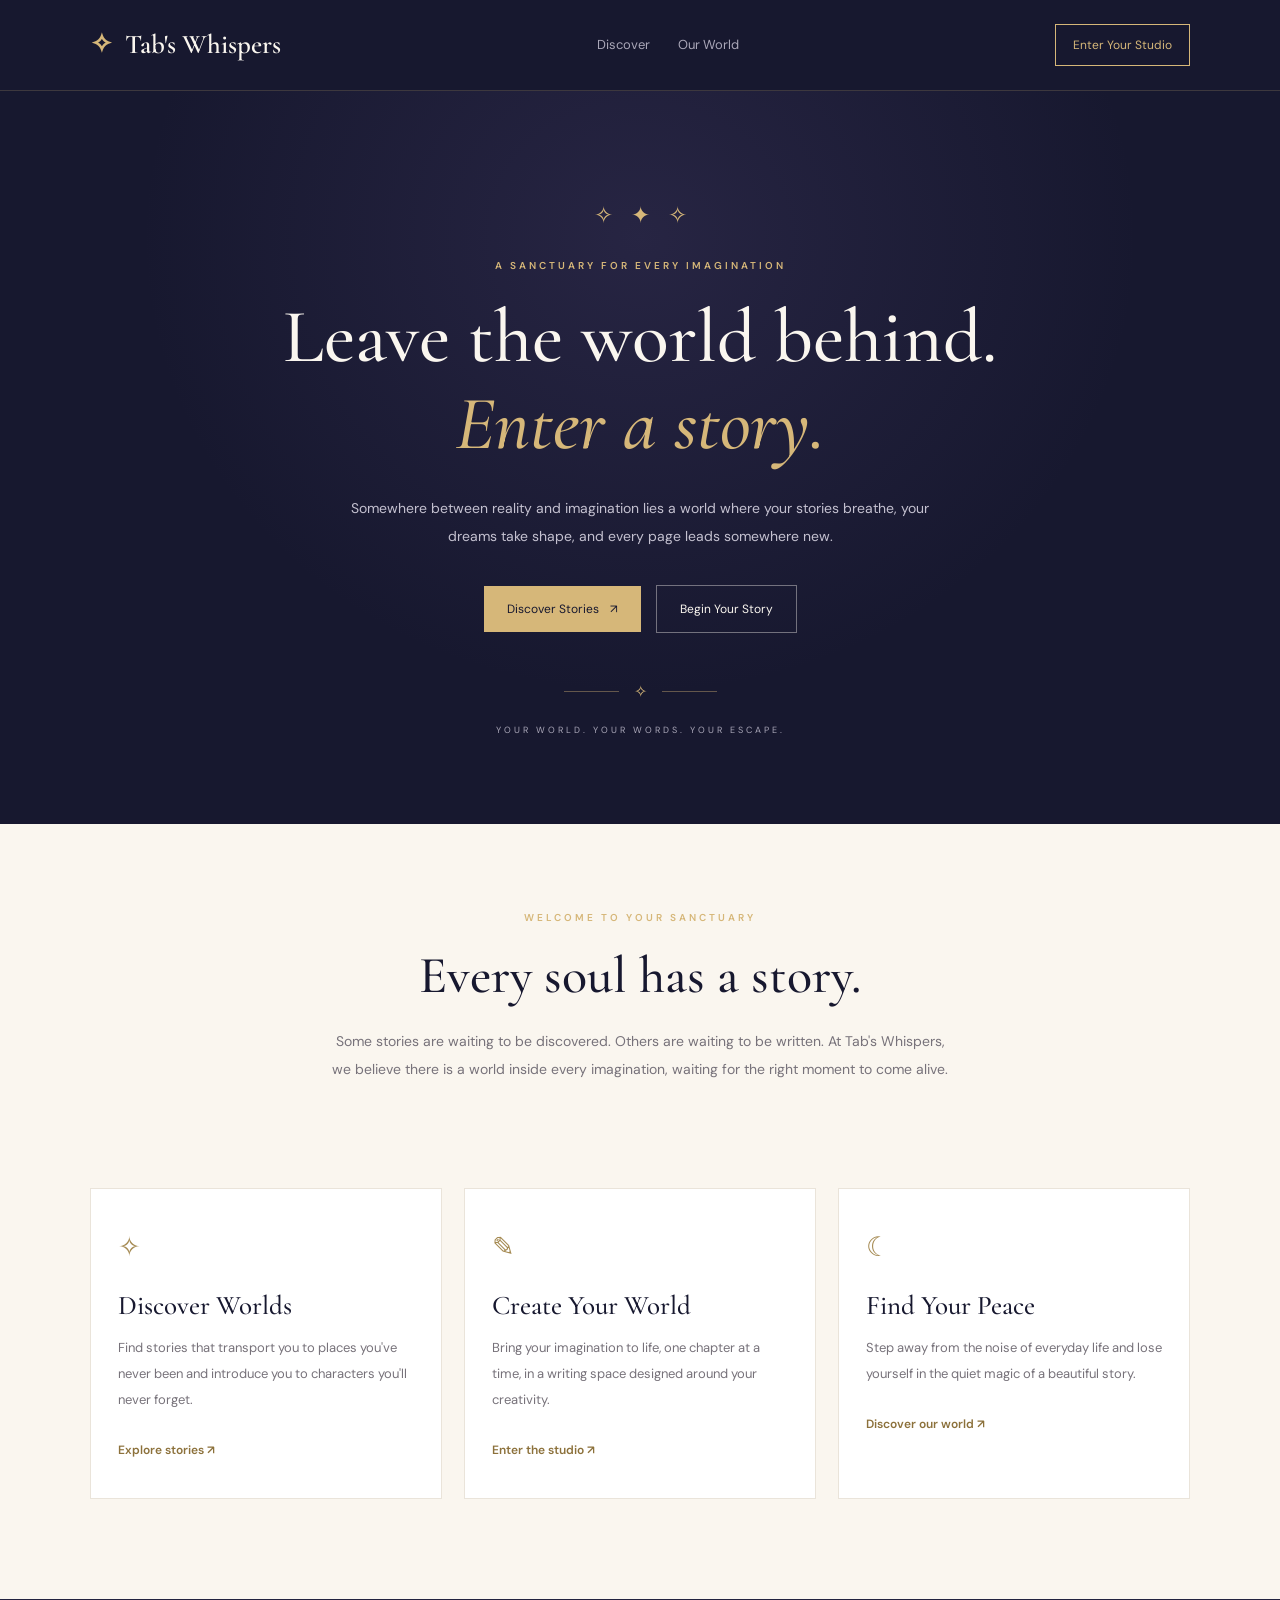
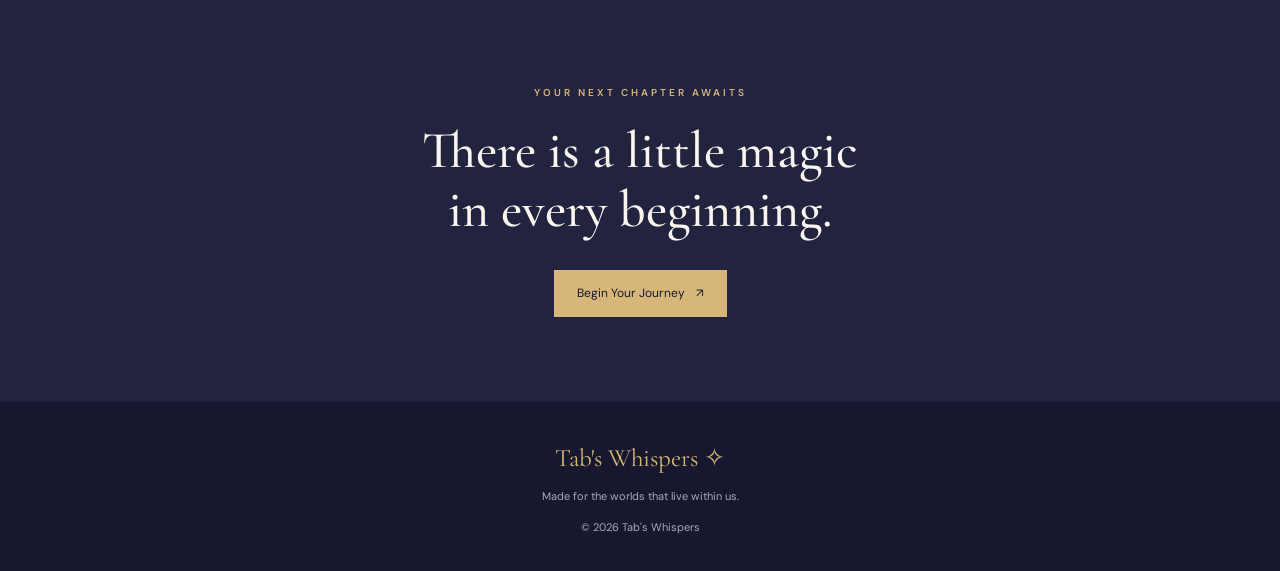
<file: index.html>
<!DOCTYPE html>
<html lang="en">
<head>
    <meta charset="UTF-8">
    <meta name="viewport" content="width=device-width, initial-scale=1.0">

    <title>Tab's Whispers | A World Beyond the Pages</title>

    <meta name="description"
          content="Enter a peaceful literary world. Discover beautiful stories, create your own worlds, and find your sanctuary in words.">

    <link rel="stylesheet" href="style.css">

    <link href="https://fonts.googleapis.com/css2?family=Cormorant+Garamond:wght@400;500;600;700&family=DM+Sans:wght@400;500;600&display=swap" rel="stylesheet">
</head>

<body>

    <header class="navbar">
        <a href="#" class="brand">
            <span class="brand-star">✧</span>
            <span>Tab's Whispers</span>
        </a>

        <nav class="nav-links">
            <a href="#discover">Discover</a>
            <a href="#about">Our World</a>
        </nav>

        <a href="#studio" class="nav-button">Enter Your Studio</a>
    </header>

    <main>

        <section class="hero">

            <div class="hero-stars">✧ &nbsp; ✦ &nbsp; ✧</div>

            <p class="eyebrow">A SANCTUARY FOR EVERY IMAGINATION</p>

            <h1>
                Leave the world behind.<br>
                <span>Enter a story.</span>
            </h1>

            <p class="hero-description">
                Somewhere between reality and imagination lies a world
                where your stories breathe, your dreams take shape,
                and every page leads somewhere new.
            </p>

            <div class="hero-buttons">
                <a href="#discover" class="button-primary">
                    Discover Stories <span>↗</span>
                </a>

                <a href="#studio" class="button-secondary">
                    Begin Your Story
                </a>
            </div>

            <div class="hero-divider">
                <span></span>
                <span class="divider-star">✧</span>
                <span></span>
            </div>

            <p class="hero-note">
                YOUR WORLD. YOUR WORDS. YOUR ESCAPE.
            </p>

        </section>

        <section class="welcome-section" id="about">

            <p class="eyebrow">WELCOME TO YOUR SANCTUARY</p>

            <h2>Every soul has a story.</h2>

            <p>
                Some stories are waiting to be discovered.
                Others are waiting to be written.

                At Tab's Whispers, we believe there is a world
                inside every imagination, waiting for the right
                moment to come alive.
            </p>

        </section>

        <section class="features" id="discover">

            <article class="feature-card">
                <div class="feature-icon">✧</div>
                <h3>Discover Worlds</h3>
                <p>
                    Find stories that transport you to places
                    you've never been and introduce you to
                    characters you'll never forget.
                </p>
                <a href="#discover">Explore stories ↗</a>
            </article>

            <article class="feature-card" id="studio">
                <div class="feature-icon">✎</div>
                <h3>Create Your World</h3>
                <p>
                    Bring your imagination to life, one chapter
                    at a time, in a writing space designed
                    around your creativity.
                </p>
                <a href="#studio">Enter the studio ↗</a>
            </article>

            <article class="feature-card">
                <div class="feature-icon">☾</div>
                <h3>Find Your Peace</h3>
                <p>
                    Step away from the noise of everyday life
                    and lose yourself in the quiet magic
                    of a beautiful story.
                </p>
                <a href="#about">Discover our world ↗</a>
            </article>

        </section>

        <section class="closing-section">
            <p class="eyebrow">YOUR NEXT CHAPTER AWAITS</p>

            <h2>There is a little magic<br>in every beginning.</h2>

            <a href="#studio" class="button-primary">
                Begin Your Journey <span>↗</span>
            </a>
        </section>

    </main>

    <footer>
        <a href="#" class="footer-brand">Tab's Whispers ✧</a>

        <p>Made for the worlds that live within us.</p>

        <span>© 2026 Tab's Whispers</span>
    </footer>

</body>
</html>
</file>
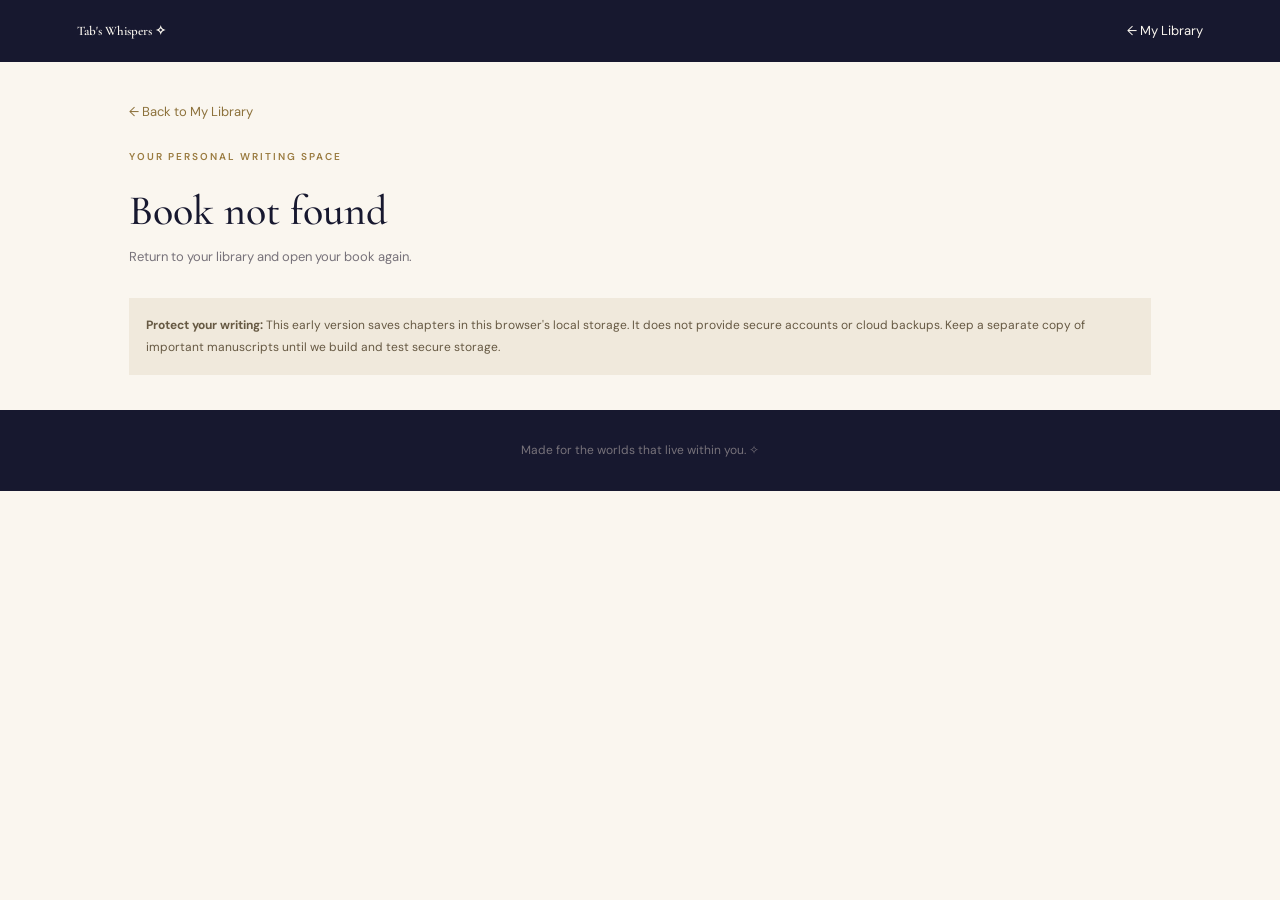
<file: editor.html>
<!DOCTYPE html>
<html lang="en">
<head>
    <meta charset="UTF-8">
    <meta name="viewport" content="width=device-width, initial-scale=1.0">
    <title>Writing Editor | Tab's Whispers</title>
    <link rel="stylesheet" href="style.css">

    <link href="https://fonts.googleapis.com/css2?family=Cormorant+Garamond:wght@400;500;600;700&family=DM+Sans:wght@400;500;600&display=swap" rel="stylesheet">

    <style>
        body {
            background: #FAF6EF;
        }

        .editor-header {
            background: #17182F;
            color: #FAF6EF;
            padding: 20px 6%;
            display: flex;
            align-items: center;
            justify-content: space-between;
            gap: 15px;
            flex-wrap: wrap;
        }

        .editor-brand {
            font: 600 25px 'Cormorant Garamond', serif;
            color: #D6B779;
        }

        .editor-header a {
            color: #FAF6EF;
            text-decoration: none;
            font-size: 13px;
        }

        .editor-layout {
            max-width: 1150px;
            margin: auto;
            padding: 35px 5%;
        }

        .back-link {
            display: inline-block;
            color: #8C713B;
            font-size: 13px;
            margin-bottom: 25px;
            text-decoration: none;
        }

        .book-heading {
            margin-bottom: 30px;
        }

        .book-heading .eyebrow {
            color: #9A7B40;
            letter-spacing: 2px;
            font-size: 10px;
        }

        .book-heading h1 {
            color: #17182F;
            font: 500 42px 'Cormorant Garamond', serif;
            margin: 10px 0;
            overflow-wrap: anywhere;
        }

        .book-heading p {
            color: #77727A;
            font-size: 13px;
        }

        .editor-columns {
            display: grid;
            grid-template-columns: 250px minmax(0, 1fr);
            gap: 22px;
            align-items: start;
        }

        .chapter-panel,
        .writing-panel {
            background: #FFFFFF;
            border: 1px solid #EAE4DA;
        }

        .chapter-panel {
            padding: 20px;
        }

        .chapter-panel h2 {
            font: 500 25px 'Cormorant Garamond', serif;
            color: #17182F;
            margin-bottom: 15px;
        }

        .new-chapter-button,
        .save-button {
            background: #17182F;
            color: #D6B779;
            border: 1px solid #17182F;
            padding: 12px 15px;
            font: inherit;
            font-size: 12px;
            cursor: pointer;
        }
        .editor-actions {
    display: flex;
    gap: 8px;
    flex-wrap: wrap;
}

.editor-actions button {
    padding: 12px;
}

@media (max-width: 480px) {
    .editor-actions {
        width: 100%;
    }

    .editor-actions button {
        flex: 1;
    }
}

        .new-chapter-button {
            width: 100%;
            margin-bottom: 18px;
        }
        .chapter-management {
    display: flex;
    gap: 8px;
    margin-bottom: 18px;
}

.chapter-management button {
    flex: 1;
    padding: 9px 5px;
    background: #FAF6EF;
    border: 1px solid #D6B779;
    color: #6D562C;
    font-size: 12px;
    cursor: pointer;
}

        .chapter-item {
            display: block;
            width: 100%;
            text-align: left;
            background: #FAF6EF;
            border: 1px solid transparent;
            padding: 13px 10px;
            margin-bottom: 8px;
            color: #353440;
            cursor: pointer;
            overflow-wrap: anywhere;
        }

        .chapter-item.active {
            border-color: #D6B779;
            background: #F4EDDF;
        }

        .chapter-item small {
            display: block;
            color: #8C713B;
            margin-top: 4px;
        }

        .empty-chapters {
            color: #77727A;
            font-size: 12px;
            line-height: 1.8;
        }

        .writing-panel {
            padding: 25px;
        }

        .field-label {
            display: block;
            color: #8C713B;
            font-size: 10px;
            font-weight: 600;
            letter-spacing: 1.5px;
            margin: 12px 0 8px;
        }

        .writing-panel input,
        .writing-panel textarea {
            width: 100%;
            border: 1px solid #EAE4DA;
            background: #FFFEFC;
            color: #353440;
            padding: 13px;
            font: inherit;
            border-radius: 0;
        }

        .writing-panel input:focus,
        .writing-panel textarea:focus {
            outline: 1px solid #B39454;
        }

        #chapterTitle {
            font: 500 25px 'Cormorant Garamond', serif;
        }

        #chapterContent {
    min-height: 55vh;
    margin-top: 5px;
    padding: 20px;
    line-height: 2;
    font-size: 16px;
    resize: vertical;
}

.writing-stats {
    display: flex;
    justify-content: space-between;
    gap: 12px;
    flex-wrap: wrap;
    margin-top: 10px;
    color: #77727A;
    font-size: 12px;
}

        .editor-toolbar {
            display: flex;
            justify-content: space-between;
            align-items: center;
            gap: 12px;
            flex-wrap: wrap;
            margin-top: 18px;
        }

        #saveStatus {
            font-size: 12px;
            color: #77727A;
        }

        .editor-note {
            background: #F0E9DC;
            color: #665943;
            padding: 17px;
            margin-top: 25px;
            font-size: 12px;
            line-height: 1.8;
        }

        .editor-footer {
            text-align: center;
            color: #77727A;
            font-size: 12px;
            padding: 30px 6%;
        }

        @media (max-width: 700px) {
            .editor-columns {
                grid-template-columns: 1fr;
            }

            .book-heading h1 {
                font-size: 35px;
            }

            .writing-panel {
                padding: 17px;
            }

            #chapterContent {
                min-height: 300px;
            }
        }
    </style>
</head>

<body>

<header class="editor-header">
    <a href="index.html" class="editor-brand">Tab's Whispers ✧</a>
    <a href="studio.html">← My Library</a>
</header>

<main class="editor-layout">

    <a href="studio.html" class="back-link">← Back to My Library</a>

    <section class="book-heading">
        <p class="eyebrow">YOUR PERSONAL WRITING SPACE</p>
        <h1 id="bookTitle">Opening your book...</h1>
        <p id="bookGenre"></p>
    </section>

    <div class="editor-columns">

        <aside class="chapter-panel">
            <h2>My Chapters</h2>

            <button class="new-chapter-button" onclick="createChapter()">
    + New Chapter
</button>

<div class="chapter-management">
    <button type="button" onclick="renameCurrentChapter()">✎ Rename</button>
    <button type="button" onclick="deleteCurrentChapter()">🗑 Delete</button>
</div>

<div id="chapterList"></div>
        </aside>

        <section class="writing-panel">

            <label class="field-label" for="chapterTitle">
                CHAPTER TITLE
            </label>

            <input
                id="chapterTitle"
                type="text"
                placeholder="Give this chapter a title..."
            >

            <label class="field-label" for="chapterContent">
                YOUR STORY
            </label>

            <textarea
                id="chapterContent"
                placeholder="Take a breath. Let your imagination speak...

Begin writing your story here."
            ></textarea>
            
            <div class="writing-stats">
    <span id="wordCount">0 words</span>
    <span id="characterCount">0 characters</span>
</div>

            <div class="editor-toolbar">
                <span id="saveStatus">Ready to write</span>

                <div class="editor-toolbar">
    <span id="saveStatus">Ready to write</span>

    <div class="editor-actions">
        <button class="save-button" onclick="saveChapter()">
            Save Chapter
        </button>

        <button class="save-button" onclick="exportManuscript()">
            Download Book
        </button>
    </div>
</div>

        </section>

    </div>

    <div class="editor-note">
        <strong>Protect your writing:</strong>
        This early version saves chapters in this browser's local storage.
        It does not provide secure accounts or cloud backups.
        Keep a separate copy of important manuscripts until we build
        and test secure storage.
    </div>

</main>

<footer class="editor-footer">
    Made for the worlds that live within you. ✧
</footer>

<script>
    const STORAGE_KEY = "tabsWhispersBooks";

    const params = new URLSearchParams(window.location.search);
    const bookId = params.get("book");

    let books = [];
    let currentBook = null;
    let activeChapterId = null;
    let editingChapterId = null;
    let editorTimer = null;

    const titleInput = document.getElementById("chapterTitle");
    const contentInput = document.getElementById("chapterContent");
    const saveStatus = document.getElementById("saveStatus");
    const wordCount = document.getElementById("wordCount");
const characterCount = document.getElementById("characterCount");

function updateWritingStats() {
    const text = contentInput.value.trim();

    const words = text ? text.split(/\s+/).length : 0;
    const characters = contentInput.value.length;

    wordCount.textContent = words + (words === 1 ? " word" : " words");

    characterCount.textContent =
        characters + (characters === 1 ? " character" : " characters");
}

    function loadBooks() {
        try {
            const saved = JSON.parse(
                localStorage.getItem(STORAGE_KEY) || "[]"
            );

            books = Array.isArray(saved) ? saved : [];
        } catch (error) {
            books = [];
        }

        currentBook = books.find(function(book) {
            return book.id === bookId;
        }) || null;

        if (!currentBook) {
            document.getElementById("bookTitle").textContent =
                "Book not found";

            document.getElementById("bookGenre").textContent =
                "Return to your library and open your book again.";

            document.querySelector(".editor-columns").style.display = "none";
            return false;
        }

        if (!Array.isArray(currentBook.chapters)) {
            currentBook.chapters = [];
        }

        document.getElementById("bookTitle").textContent =
            currentBook.title;

        document.getElementById("bookGenre").textContent =
            currentBook.genre || "Uncategorised";

        return true;
    }

    function persistBooks() {
        try {
            localStorage.setItem(STORAGE_KEY, JSON.stringify(books));
            return true;
        } catch (error) {
            alert(
                "Your browser could not save your changes. " +
                "Please copy your chapter somewhere safe."
            );
            return false;
        }
    }

    function createChapter() {
        if (!currentBook) return;

        const previousChapterId = activeChapterId;

        const chapter = {
            id: Date.now().toString() + Math.random().toString(16).slice(2),
            title: "Untitled Chapter",
            content: "",
            updated: new Date().toLocaleString()
        };

        currentBook.chapters.push(chapter);

        if (!persistBooks()) {
            currentBook.chapters.pop();
            activeChapterId = previousChapterId;
            return;
        }

        activeChapterId = chapter.id;
        renderChapters();
        openChapter(chapter.id);
        titleInput.focus();
        titleInput.select();
    }

    function renderChapters() {
        const list = document.getElementById("chapterList");
        list.replaceChildren();

        if (!currentBook || currentBook.chapters.length === 0) {
            const message = document.createElement("p");
            message.className = "empty-chapters";
            message.textContent =
                "Your chapters will appear here. Create your first chapter to begin.";
            list.appendChild(message);
            return;
        }

        currentBook.chapters.forEach(function(chapter, index) {
            const button = document.createElement("button");
            button.className = "chapter-item";

            if (chapter.id === activeChapterId) {
                button.classList.add("active");
            }

            const name = document.createElement("span");
            name.textContent = chapter.title || "Untitled Chapter";

            const number = document.createElement("small");
            number.textContent = "Chapter " + (index + 1);

            button.append(name, number);

            button.onclick = function() {
                openChapter(chapter.id);
            };

            list.appendChild(button);
        });
    }

    function openChapter(id) {
        if (!currentBook) return;

        const chapter = currentBook.chapters.find(function(item) {
            return item.id === id;
        });

        if (!chapter) return;

        clearTimeout(editorTimer);

        activeChapterId = id;
        editingChapterId = id;

        titleInput.value = chapter.title || "";
        contentInput.value = chapter.content || "";

        updateWritingStats();
saveStatus.textContent = "Saved chapter loaded.";
renderChapters();
    }
    function renameCurrentChapter() {
    if (!currentBook || !activeChapterId) {
        alert("Please select a chapter first.");
        return;
    }

    const chapter = currentBook.chapters.find(
        item => item.id === activeChapterId
    );

    if (!chapter) return;

    const newTitle = prompt(
        "Enter the new chapter title:",
        chapter.title
    );

    if (newTitle === null || !newTitle.trim()) return;

    const oldTitle = chapter.title;
    const oldUpdated = chapter.updated;

    chapter.title = newTitle.trim();
    chapter.updated = new Date().toLocaleString();

    if (!persistBooks()) {
        chapter.title = oldTitle;
        chapter.updated = oldUpdated;
        return;
    }

    titleInput.value = chapter.title;
    saveStatus.textContent =
        "✓ Chapter renamed at " + new Date().toLocaleString();

    renderChapters();
}

function deleteCurrentChapter() {
    if (!currentBook || !activeChapterId) {
        alert("Please select a chapter first.");
        return;
    }

    const chapter = currentBook.chapters.find(
        item => item.id === activeChapterId
    );

    if (!chapter) return;

    const confirmed = confirm(
        'Are you sure you want to delete "' +
        chapter.title +
        '"? This cannot be undone.'
    );

    if (!confirmed) return;

    const oldChapters = [...currentBook.chapters];
    const oldActiveId = activeChapterId;

    currentBook.chapters = currentBook.chapters.filter(
        item => item.id !== activeChapterId
    );

    if (!persistBooks()) {
        currentBook.chapters = oldChapters;
        activeChapterId = oldActiveId;
        return;
    }

    activeChapterId = null;
    editingChapterId = null;
    titleInput.value = "";
    contentInput.value = "";

    saveStatus.textContent = "Chapter deleted.";

    renderChapters();
    updateWritingStats();
}

    function saveChapter() {
        if (!currentBook || !activeChapterId) {
            alert("Create a chapter before saving.");
            return;
        }

        const chapter = currentBook.chapters.find(function(item) {
            return item.id === activeChapterId;
        });

        if (!chapter) return;

        const oldTitle = chapter.title;
        const oldContent = chapter.content;
        const oldUpdated = chapter.updated;

        chapter.title = titleInput.value.trim() || "Untitled Chapter";
        chapter.content = contentInput.value;
        chapter.updated = new Date().toLocaleString();

        saveStatus.textContent = "Saving...";

        if (!persistBooks()) {
            chapter.title = oldTitle;
            chapter.content = oldContent;
            chapter.updated = oldUpdated;
            saveStatus.textContent = "Save failed.";
            return;
        }

        saveStatus.textContent = "✓ All changes saved at " +
    new Date().toLocaleString();
        renderChapters();
    }
    function exportManuscript() {
    if (!currentBook) {
        alert("No book is currently open.");
        return;
    }

    if (activeChapterId) {
        const activeChapter = currentBook.chapters.find(
            item => item.id === activeChapterId
        );

        if (activeChapter) {
            activeChapter.title =
                titleInput.value.trim() || "Untitled Chapter";

            activeChapter.content = contentInput.value;
            activeChapter.updated = new Date().toLocaleString();

            if (!persistBooks()) return;
        }
    }

    let manuscript = currentBook.title + "\n";
    manuscript += "Genre: " + currentBook.genre + "\n\n";

    currentBook.chapters.forEach((chapter, index) => {
        manuscript +=
            "CHAPTER " + (index + 1) + "\n" +
            (chapter.title || "Untitled Chapter") + "\n\n" +
            (chapter.content || "") + "\n\n" +
            "----------------------------------------\n\n";
    });

    const blob = new Blob([manuscript], {
        type: "text/plain;charset=utf-8"
    });

    const url = URL.createObjectURL(blob);
    const link = document.createElement("a");

    link.href = url;
    link.download = (currentBook.title || "My Manuscript")
        .replace(/[\\/:*?"<>|]/g, "_") + ".txt";

    document.body.appendChild(link);
    link.click();
    link.remove();

    setTimeout(() => URL.revokeObjectURL(url), 1000);
    }
    function updateSaveStatus(message) {
    saveStatus.textContent = message;
    }

    function scheduleAutoSave() {
        if (!activeChapterId) return;

        saveStatus.textContent = "Unsaved changes...";

        clearTimeout(editorTimer);

        editorTimer = setTimeout(function() {
            saveChapter();
        }, 1200);
    }

    titleInput.addEventListener("input", function() {
    updateWritingStats();
    scheduleAutoSave();
});

contentInput.addEventListener("input", function() {
    updateWritingStats();
    scheduleAutoSave();
});
    if (loadBooks()) {
        renderChapters();

        if (currentBook.chapters.length > 0) {
            openChapter(currentBook.chapters[0].id);
        } else {
            saveStatus.textContent =
                "Create your first chapter to start writing.";
        }
    }
</script>

</body>
                                        </html>
</file>
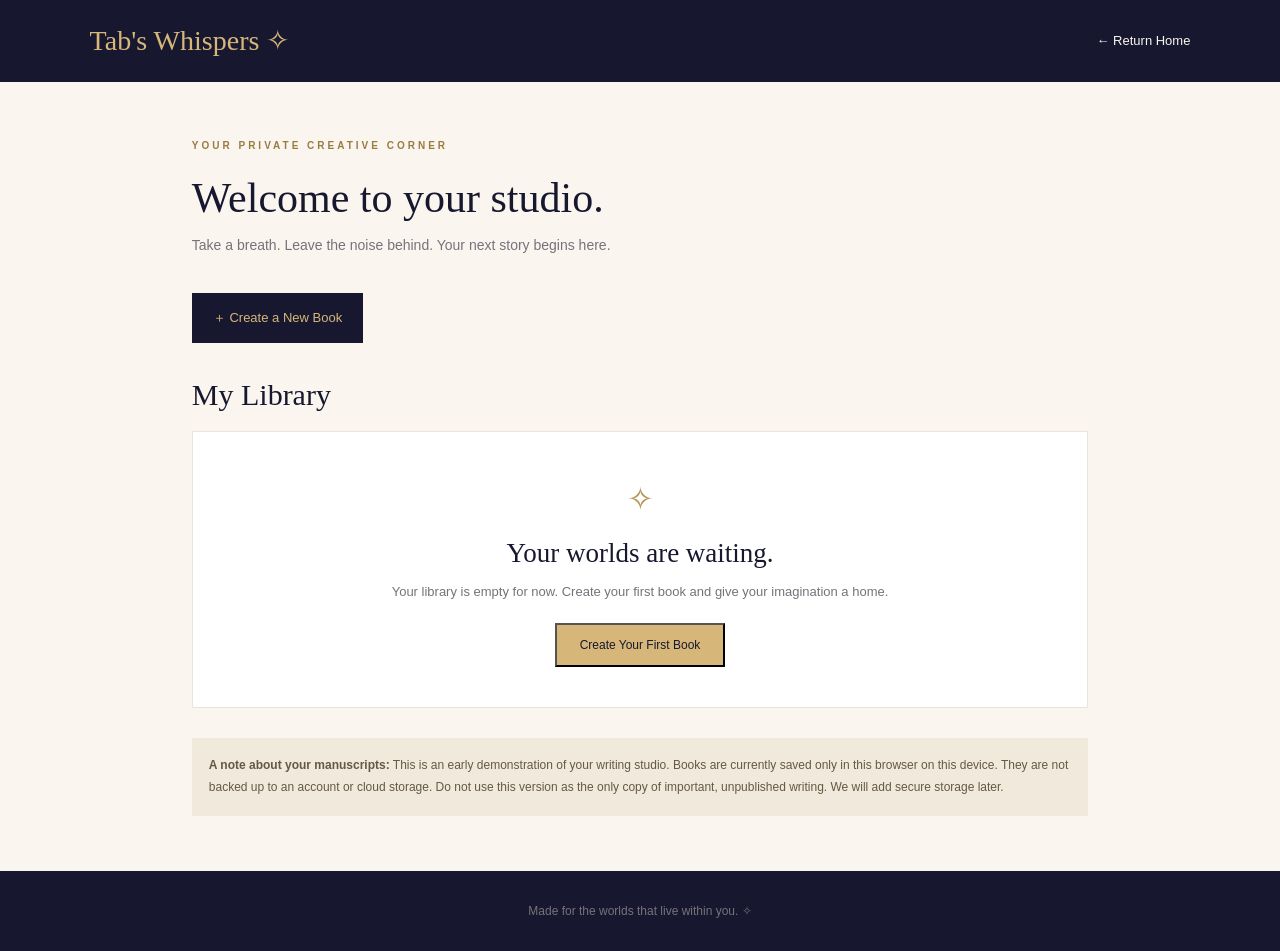
<file: studio.html>
<!DOCTYPE html>
<html lang="en">
<head>
    <meta charset="UTF-8">
    <meta name="viewport" content="width=device-width, initial-scale=1.0">

    <title>My Writing Studio | Tab's Whispers</title>

    <link rel="stylesheet" href="style.css">

    <style>
        body {
            background: #FAF6EF;
        }

        .studio-header {
            background: #17182F;
            color: #FAF6EF;
            padding: 25px 7%;
            display: flex;
            justify-content: space-between;
            align-items: center;
            gap: 15px;
        }

        .studio-header h1 {
            color: #D6B779;
            font-size: 28px;
            font-family: 'Cormorant Garamond', serif;
        }

        .studio-header a {
            color: #FAF6EF;
            text-decoration: none;
            font-size: 13px;
        }

        .studio-main {
            max-width: 1050px;
            margin: auto;
            padding: 55px 6%;
        }

        .studio-intro {
            margin-bottom: 35px;
        }

        .studio-intro .eyebrow {
            color: #9A7B40;
            letter-spacing: 3px;
            font-size: 10px;
        }

        .studio-intro h2 {
            color: #17182F;
            font-family: 'Cormorant Garamond', serif;
            font-size: 42px;
            margin: 12px 0;
        }

        .studio-intro p {
            color: #77727A;
            font-size: 14px;
        }

        .studio-actions {
            display: flex;
            gap: 12px;
            flex-wrap: wrap;
            margin: 25px 0 35px;
        }

        .studio-actions button {
            background: #17182F;
            color: #D6B779;
            border: 1px solid #17182F;
            padding: 13px 20px;
            cursor: pointer;
            font: inherit;
            font-size: 13px;
        }

        .studio-actions button:hover {
            background: #292A49;
        }

        .studio-section-title {
            font-family: 'Cormorant Garamond', serif;
            font-size: 30px;
            color: #17182F;
            margin-bottom: 18px;
        }

        .empty-library {
            background: white;
            border: 1px solid #EAE4DA;
            padding: 40px 25px;
            text-align: center;
        }

        .empty-library .symbol {
            color: #B39454;
            font-size: 32px;
        }

        .empty-library h3 {
            color: #17182F;
            font-family: 'Cormorant Garamond', serif;
            font-size: 27px;
            margin: 12px 0;
        }

        .empty-library p {
            color: #77727A;
            font-size: 13px;
            margin-bottom: 20px;
        }

        .book-list {
            display: grid;
            grid-template-columns: repeat(auto-fit, minmax(220px, 1fr));
            gap: 18px;
        }

        .book-card {
            background: white;
            border: 1px solid #EAE4DA;
            padding: 23px;
        }

        .book-card h3 {
            font-family: 'Cormorant Garamond', serif;
            font-size: 25px;
            color: #17182F;
        }

        .book-card p {
            color: #77727A;
            font-size: 13px;
            margin: 10px 0 18px;
            white-space: pre-wrap;
        }

        .book-card button {
            background: transparent;
            border: 1px solid #B39454;
            padding: 9px 13px;
            margin: 4px 4px 0 0;
            cursor: pointer;
            color: #6D562C;
        }

        .studio-notice {
            margin-top: 30px;
            padding: 17px;
            background: #F0E9DC;
            color: #665943;
            font-size: 12px;
            line-height: 1.8;
        }

        .studio-footer {
            text-align: center;
            padding: 30px 6%;
            color: #77727A;
            font-size: 12px;
        }

        @media (max-width: 500px) {
            .studio-header h1 {
                font-size: 22px;
            }

            .studio-intro h2 {
                font-size: 35px;
            }

            .studio-main {
                padding-top: 38px;
            }
        }
    </style>
</head>

<body>

    <header class="studio-header">
        <h1>Tab's Whispers ✧</h1>
        <a href="index.html">← Return Home</a>
    </header>

    <main class="studio-main">

        <section class="studio-intro">
            <p class="eyebrow">YOUR PRIVATE CREATIVE CORNER</p>

            <h2>Welcome to your studio.</h2>

            <p>
                Take a breath. Leave the noise behind.
                Your next story begins here.
            </p>
        </section>

        <div class="studio-actions">
            <button onclick="createBook()">＋ Create a New Book</button>
        </div>

        <section>
            <h2 class="studio-section-title">My Library</h2>

            <div id="bookList" class="book-list"></div>

            <div id="emptyLibrary" class="empty-library">
                <div class="symbol">✧</div>

                <h3>Your worlds are waiting.</h3>

                <p>
                    Your library is empty for now.
                    Create your first book and give your imagination a home.
                </p>

                <button onclick="createBook()" class="button-primary">
                    Create Your First Book
                </button>
            </div>
        </section>

        <div class="studio-notice">
            <strong>A note about your manuscripts:</strong>
            This is an early demonstration of your writing studio.
            Books are currently saved only in this browser on this device.
            They are not backed up to an account or cloud storage.
            Do not use this version as the only copy of important,
            unpublished writing. We will add secure storage later.
        </div>

    </main>

    <footer class="studio-footer">
        Made for the worlds that live within you. ✧
    </footer>

    <script>
        let books = [];

        try {
            books = JSON.parse(
                localStorage.getItem("tabsWhispersBooks") || "[]"
            );

            if (!Array.isArray(books)) {
                books = [];
            }
        } catch (error) {
            books = [];
        }

        function saveBooks() {
            try {
                localStorage.setItem(
                    "tabsWhispersBooks",
                    JSON.stringify(books)
                );
                return true;
            } catch (error) {
                alert("Your browser could not save the book. Please check your storage settings.");
                return false;
            }
        }

        function createBook() {
            const title = prompt("What is the title of your book?");

            if (!title || !title.trim()) {
                return;
            }

            const genre = prompt(
                "What genre is your book? For example: Romance, Fantasy, Thriller."
            ) || "Uncategorised";

            books.push({
                id: Date.now().toString(),
                title: title.trim(),
                genre: genre.trim() || "Uncategorised",
                chapters: [],
                created: new Date().toLocaleDateString()
            });

            if (saveBooks()) {
                renderBooks();
            } else {
                books.pop();
            }
        }

        function renderBooks() {
            const list = document.getElementById("bookList");
            const empty = document.getElementById("emptyLibrary");

            list.replaceChildren();
            empty.style.display = books.length ? "none" : "block";

            books.forEach(function(book) {
                const card = document.createElement("article");
                card.className = "book-card";

                const title = document.createElement("h3");
                title.textContent = book.title;

                const details = document.createElement("p");
                details.textContent =
                    book.genre + " · " +
                    (book.chapters || []).length + " chapters";

                const openButton = document.createElement("button");
                openButton.textContent = "Open Book";
                openButton.onclick = function() {
                    window.location.href =
                        "editor.html?book=" + encodeURIComponent(book.id);
                };

                const renameButton = document.createElement("button");
                renameButton.textContent = "Rename";
                renameButton.onclick = function() {
                    renameBook(book.id);
                };

                card.append(title, details, openButton, renameButton);
                list.appendChild(card);
            });
        }

        function renameBook(id) {
            const book = books.find(function(item) {
                return item.id === id;
            });

            if (!book) return;

            const newTitle = prompt("Enter the new book title:", book.title);

            if (!newTitle || !newTitle.trim()) return;

            const previousTitle = book.title;
            book.title = newTitle.trim();

            if (!saveBooks()) {
                book.title = previousTitle;
                return;
            }

            renderBooks();
        }

        renderBooks();
    </script>

</body>
  </html>
</file>
<file: style.css>
:root {
    --midnight: #17182F;
    --midnight-light: #22233F;
    --gold: #D6B779;
    --ivory: #FAF6EF;
    --lavender: #B8A9D4;
    --charcoal: #353440;
    --muted: #AAA7B8;
}

* {
    margin: 0;
    padding: 0;
    box-sizing: border-box;
}

html {
    scroll-behavior: smooth;
}

body {
    background: var(--ivory);
    color: var(--charcoal);
    font-family: 'DM Sans', sans-serif;
    line-height: 1.7;
}

a {
    text-decoration: none;
    color: inherit;
}

.navbar {
    background: var(--midnight);
    color: var(--ivory);
    display: flex;
    align-items: center;
    justify-content: space-between;
    padding: 22px 7%;
    gap: 20px;
    border-bottom: 1px solid rgba(214, 183, 121, 0.2);
}

.brand {
    font-family: 'Cormorant Garamond', serif;
    font-size: 27px;
    font-weight: 600;
    white-space: nowrap;
}

.brand-star {
    color: var(--gold);
    margin-right: 6px;
}

.nav-links {
    display: flex;
    gap: 28px;
    font-size: 13px;
    color: var(--muted);
}

.nav-links a:hover {
    color: var(--gold);
}

.nav-button {
    border: 1px solid var(--gold);
    padding: 10px 17px;
    font-size: 12px;
    color: var(--gold);
    white-space: nowrap;
    transition: 0.3s;
}

.nav-button:hover {
    background: var(--gold);
    color: var(--midnight);
}

.hero {
    background:
        radial-gradient(
            ellipse at 50% 20%,
            rgba(89, 77, 130, 0.24),
            transparent 55%
        ),
        var(--midnight);

    color: var(--ivory);
    text-align: center;
    padding: 105px 7% 85px;
    min-height: 570px;
}

.hero-stars {
    color: var(--gold);
    font-size: 23px;
    margin-bottom: 22px;
}

.eyebrow {
    color: var(--gold);
    font-size: 10px;
    font-weight: 600;
    letter-spacing: 3px;
    margin-bottom: 20px;
}

h1,
h2,
h3 {
    font-family: 'Cormorant Garamond', serif;
    font-weight: 500;
    line-height: 1.15;
}

.hero h1 {
    font-size: clamp(43px, 7vw, 76px);
    margin-bottom: 25px;
}

.hero h1 span {
    color: var(--gold);
    font-style: italic;
}

.hero-description {
    max-width: 590px;
    margin: 0 auto;
    color: #C4C1D0;
    font-size: 14px;
    line-height: 2;
}

.hero-buttons {
    display: flex;
    justify-content: center;
    align-items: center;
    gap: 15px;
    flex-wrap: wrap;
    margin-top: 35px;
}

.button-primary,
.button-secondary {
    display: inline-block;
    padding: 13px 23px;
    font-size: 12px;
    transition: 0.3s;
}

.button-primary {
    background: var(--gold);
    color: var(--midnight);
}

.button-primary span {
    margin-left: 8px;
}

.button-primary:hover {
    background: #E8D1A0;
    transform: translateY(-2px);
}

.button-secondary {
    border: 1px solid rgba(250, 246, 239, 0.4);
    color: var(--ivory);
}

.button-secondary:hover {
    border-color: var(--gold);
    color: var(--gold);
}

.hero-divider {
    display: flex;
    justify-content: center;
    align-items: center;
    gap: 15px;
    margin: 45px auto 18px;
}

.hero-divider span:not(.divider-star) {
    width: 55px;
    height: 1px;
    background: rgba(214, 183, 121, 0.4);
}

.divider-star {
    color: var(--gold);
}

.hero-note {
    color: var(--muted);
    font-size: 9px;
    letter-spacing: 3px;
}

.welcome-section {
    text-align: center;
    padding: 85px 8%;
    max-width: 850px;
    margin: auto;
}

.welcome-section h2,
.closing-section h2 {
    font-size: clamp(36px, 5vw, 52px);
    color: var(--midnight);
    margin-bottom: 22px;
}

.welcome-section > p:last-child {
    max-width: 620px;
    margin: auto;
    color: #77727A;
    font-size: 14px;
    line-height: 2;
}

.features {
    padding: 20px 7% 100px;
    display: grid;
    grid-template-columns: repeat(3, 1fr);
    gap: 22px;
}

.feature-card {
    background: #FFFFFF;
    border: 1px solid #EAE4DA;
    padding: 35px 27px;
    transition: 0.3s;
}

.feature-card:hover {
    transform: translateY(-5px);
    border-color: var(--gold);
    box-shadow: 0 12px 35px rgba(23, 24, 47, 0.06);
}

.feature-icon {
    color: #A58A52;
    font-size: 27px;
    margin-bottom: 20px;
}

.feature-card h3 {
    color: var(--midnight);
    font-size: 27px;
    margin-bottom: 14px;
}

.feature-card p {
    color: #77727A;
    font-size: 13px;
    line-height: 2;
    margin-bottom: 22px;
}

.feature-card a {
    color: #8C713B;
    font-size: 12px;
    font-weight: 600;
}

.closing-section {
    background: var(--midnight-light);
    color: var(--ivory);
    text-align: center;
    padding: 85px 7%;
}

.closing-section h2 {
    color: var(--ivory);
    margin-bottom: 30px;
}

footer {
    background: var(--midnight);
    color: var(--muted);
    text-align: center;
    padding: 35px 7%;
    font-size: 11px;
}

.footer-brand {
    display: block;
    font-family: 'Cormorant Garamond', serif;
    color: var(--gold);
    font-size: 25px;
    margin-bottom: 8px;
}

footer p {
    margin-bottom: 12px;
}

@media (max-width: 700px) {
    .navbar {
        padding: 17px 5%;
        flex-wrap: wrap;
    }

    .brand {
        font-size: 24px;
    }

    .nav-links {
        order: 3;
        width: 100%;
        justify-content: center;
        padding-top: 10px;
        border-top: 1px solid rgba(250, 246, 239, 0.1);
    }

    .nav-button {
        padding: 8px 10px;
        font-size: 10px;
    }

    .hero {
        padding: 80px 6% 65px;
    }

    .hero-description {
        font-size: 13px;
    }

    .features {
        grid-template-columns: 1fr;
        padding: 10px 6% 70px;
    }

    .feature-card {
        padding: 30px 25px;
    }

    .welcome-section {
        padding: 70px 7%;
    }
}
</file>
